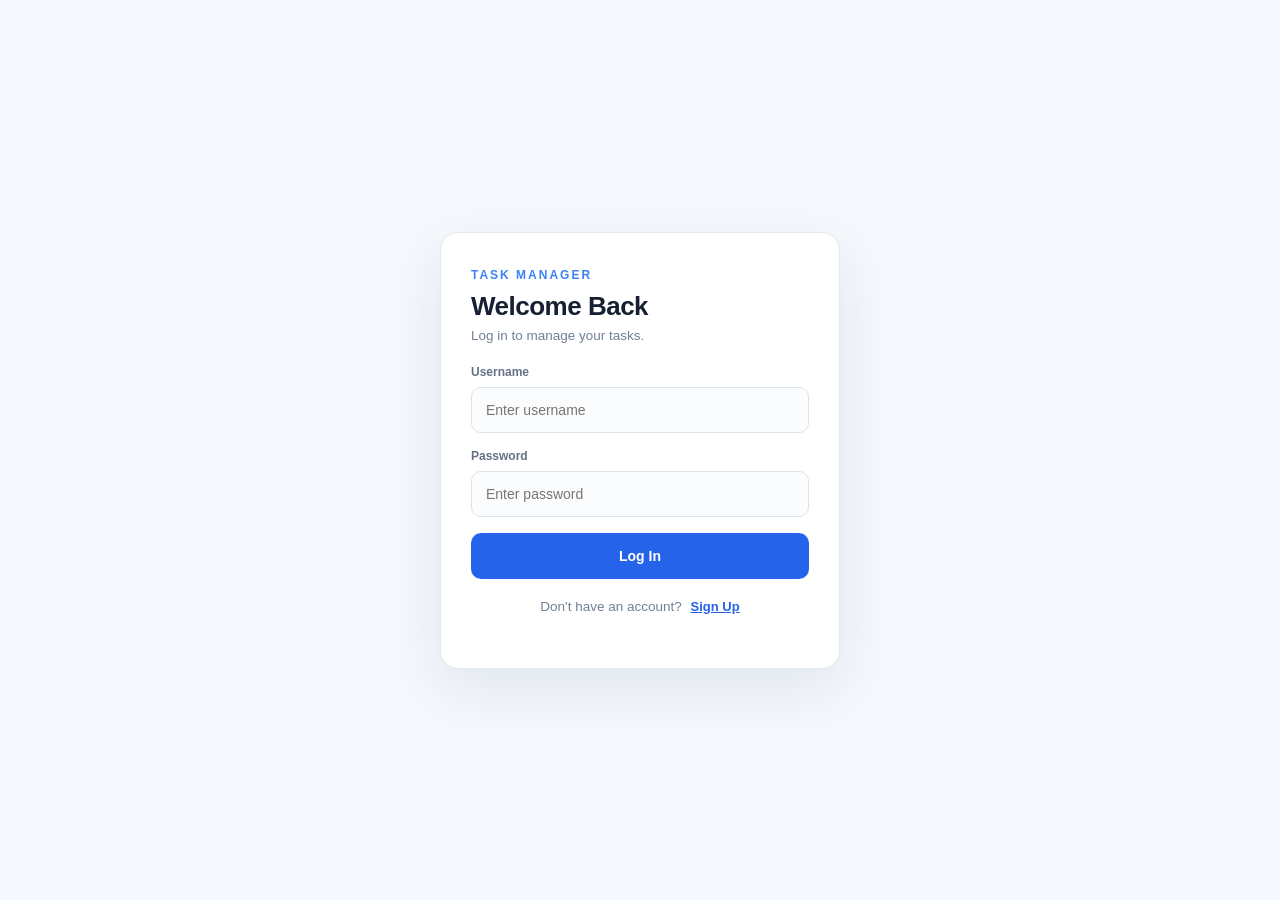
<file: index.html>
<!DOCTYPE html>
<html lang="en">

<head>
    <meta charset="UTF-8">
    <meta name="viewport" content="width=device-width, initial-scale=1.0">

    <title>Task Manager</title>

    <link rel="stylesheet" href="style.css">

    <!--
        AUTH PRE-CHECK
        Runs before the page paints so an
        unauthenticated visitor never sees
        a flash of the task manager before
        being sent to login.html.
    -->
    <script>
        if (!sessionStorage.getItem("task-manager-current-user")) {
            window.location.href = "login.html";
        }
    </script>
</head>

<body>

    <div class="app-container">

        <!-- =========================
             HEADER
        ========================== -->

        <header class="app-header">

            <div>
                <span class="eyebrow">PRODUCTIVITY</span>

                <h1>Task Manager</h1>

                <p>
                    Organize your work. Stay focused.
                </p>
            </div>

            <div class="header-right">

                <div class="user-info">

                    <span class="user-info-label">
                        Logged in as
                    </span>

                    <strong id="currentUserLabel">
                        -
                    </strong>

                    <button
                        id="logoutBtn"
                        class="logout-btn"
                        type="button"
                    >
                        Log Out
                    </button>

                </div>

                <a
                    href="admin.html"
                    id="adminDashboardLink"
                    class="secondary-btn"
                    hidden
                >
                    Admin Dashboard
                </a>

                <div class="task-count">

                    <span id="taskCount">0</span>

                    <small>Tasks</small>

                </div>

            </div>

        </header>


        <!-- =========================
             PROJECT SWITCHER
        ========================== -->

        <section class="projects-card">

            <div class="section-heading">

                <div>
                    <span class="eyebrow">PROJECTS</span>

                    <h2>Your Projects</h2>

                    <p>
                        Switch between projects and manage their tasks.
                    </p>
                </div>

                <button
                    id="newProjectBtn"
                    class="secondary-btn"
                    type="button"
                >
                    + New Project
                </button>

            </div>


            <div
                id="projectSwitcher"
                class="project-switcher"
            >
                <!-- Projects will be rendered here by JavaScript -->
            </div>

        </section>


        <!-- =========================
             PROJECT PROGRESS
        ========================== -->

        <section class="progress-card">

            <div class="progress-header">

                <div>
                    <span class="eyebrow">PROJECT PROGRESS</span>

                    <h3 id="activeProjectName">
                        Current Project
                    </h3>
                </div>

                <strong id="progressText">
                    0 of 0 tasks done
                </strong>

            </div>


            <div
                class="progress-bar"
                role="progressbar"
                aria-valuemin="0"
                aria-valuemax="100"
                aria-valuenow="0"
                id="progressBar"
            >
                <div
                    id="progressFill"
                    class="progress-fill"
                ></div>
            </div>

        </section>


        <!-- =========================
             ADD TASK
        ========================== -->

        <section class="add-task-card">

            <div class="input-group">

                <label for="taskInput">
                    New task
                </label>

                <input
                    type="text"
                    id="taskInput"
                    placeholder="What needs to be done?"
                    autocomplete="off"
                >

            </div>


            <div class="input-group category-group">

                <label for="categorySelect">
                    Category
                </label>

                <select id="categorySelect">

                    <option value="Work">
                        Work
                    </option>

                    <option value="Personal">
                        Personal
                    </option>

                    <option value="Urgent">
                        Urgent
                    </option>

                </select>

            </div>


            <!-- Week 3 Status -->

            <div class="input-group">

                <label for="statusSelect">
                    Status
                </label>

                <select id="statusSelect">

                    <option value="To Do">
                        To Do
                    </option>

                    <option value="In Progress">
                        In Progress
                    </option>

                    <option value="In Review">
                        In Review
                    </option>

                    <option value="Done">
                        Done
                    </option>

                </select>

            </div>


            <button
                id="addTaskBtn"
                class="primary-btn"
                type="button"
            >

                <span>+</span>

                Add Task

            </button>

        </section>


        <!-- =========================
             SEARCH + FILTERS + VIEW
        ========================== -->

        <section class="controls-card">

            <!-- Search -->

            <div class="search-box">

                <span
                    class="search-icon"
                    aria-hidden="true"
                >
                    ⌕
                </span>

                <input
                    type="text"
                    id="searchInput"
                    placeholder="Search tasks..."
                    autocomplete="off"
                >

            </div>


            <!-- Category Filters -->

            <div
                class="filter-row"
                id="categoryFilters"
            >

                <button
                    class="filter-btn active"
                    data-category="All"
                    type="button"
                >
                    All
                </button>

                <button
                    class="filter-btn"
                    data-category="Work"
                    type="button"
                >
                    Work
                </button>

                <button
                    class="filter-btn"
                    data-category="Personal"
                    type="button"
                >
                    Personal
                </button>

                <button
                    class="filter-btn"
                    data-category="Urgent"
                    type="button"
                >
                    Urgent
                </button>

            </div>


            <!-- Sort -->

            <div class="sort-box">

                <label for="sortSelect">
                    Sort by
                </label>

                <select id="sortSelect">

                    <option value="newest">
                        Newest
                    </option>

                    <option value="az">
                        A → Z
                    </option>

                </select>

            </div>


            <!-- List / Board Toggle -->

            <div
                class="view-toggle"
                id="viewToggle"
            >

                <button
                    id="listViewBtn"
                    class="view-btn active"
                    data-view="list"
                    type="button"
                >
                    List
                </button>

                <button
                    id="boardViewBtn"
                    class="view-btn"
                    data-view="board"
                    type="button"
                >
                    Board
                </button>

            </div>

        </section>


        <!-- =========================
             LIST VIEW
        ========================== -->

        <section
            id="listView"
            class="task-section"
        >

            <div class="section-heading">

                <div>

                    <span class="eyebrow">
                        TASKS
                    </span>

                    <h2>Your Tasks</h2>

                    <p id="listViewDescription">
                        Drag tasks to change their order.
                    </p>

                </div>

            </div>


            <ul id="taskList"></ul>


            <div
                id="emptyState"
                class="empty-state"
            >

                <div class="empty-icon">
                    ✓
                </div>

                <h3>
                    No tasks found
                </h3>

                <p>
                    Add a new task or change your search/filter.
                </p>

            </div>

        </section>


        <!-- =========================
             KANBAN BOARD VIEW
        ========================== -->

        <section
            id="boardView"
            class="board-section"
            hidden
        >

            <div class="section-heading">

                <div>

                    <span class="eyebrow">
                        KANBAN BOARD
                    </span>

                    <h2>
                        Project Board
                    </h2>

                    <p>
                        Drag tasks between columns to update their status.
                    </p>

                </div>

            </div>


            <div class="kanban-board">


                <!-- TO DO -->

                <div
                    class="kanban-column"
                    data-status="To Do"
                >

                    <div class="kanban-column-header">

                        <div>

                            <h3>
                                To Do
                            </h3>

                            <span
                                id="todoCount"
                                class="column-count"
                            >
                                0
                            </span>

                        </div>

                    </div>


                    <div
                        id="todoColumn"
                        class="kanban-tasks"
                        data-status="To Do"
                    >
                        <!-- Tasks rendered here -->
                    </div>

                </div>


                <!-- IN PROGRESS -->

                <div
                    class="kanban-column"
                    data-status="In Progress"
                >

                    <div class="kanban-column-header">

                        <div>

                            <h3>
                                In Progress
                            </h3>

                            <span
                                id="inProgressCount"
                                class="column-count"
                            >
                                0
                            </span>

                        </div>

                    </div>


                    <div
                        id="inProgressColumn"
                        class="kanban-tasks"
                        data-status="In Progress"
                    >
                        <!-- Tasks rendered here -->
                    </div>

                </div>


                <!-- IN REVIEW -->

                <div
                    class="kanban-column"
                    data-status="In Review"
                >

                    <div class="kanban-column-header">

                        <div>

                            <h3>
                                In Review
                            </h3>

                            <span
                                id="inReviewCount"
                                class="column-count"
                            >
                                0
                            </span>

                        </div>

                    </div>


                    <div
                        id="inReviewColumn"
                        class="kanban-tasks"
                        data-status="In Review"
                    >
                        <!-- Tasks rendered here -->
                    </div>

                </div>


                <!-- DONE -->

                <div
                    class="kanban-column"
                    data-status="Done"
                >

                    <div class="kanban-column-header">

                        <div>

                            <h3>
                                Done
                            </h3>

                            <span
                                id="doneCount"
                                class="column-count"
                            >
                                0
                            </span>

                        </div>

                    </div>


                    <div
                        id="doneColumn"
                        class="kanban-tasks"
                        data-status="Done"
                    >
                        <!-- Tasks rendered here -->
                    </div>

                </div>

            </div>

        </section>


        <!-- =========================
             TASK DETAIL DIALOG
        ========================== -->

        <dialog
            id="taskDetailDialog"
            class="task-detail-dialog"
        >

            <div class="dialog-header">

                <div>

                    <span class="eyebrow">
                        TASK DETAILS
                    </span>

                    <h2 id="detailTaskTitle">
                        Task Details
                    </h2>

                </div>


                <button
                    id="closeDetailBtn"
                    class="close-btn"
                    type="button"
                    aria-label="Close task details"
                >
                    ×
                </button>

            </div>


            <!-- Task information -->

            <div class="task-detail-info">

                <div class="detail-field">

                    <span>
                        Description
                    </span>

                    <p id="detailDescription">
                        No description available.
                    </p>

                </div>


                <div class="detail-grid">

                    <div class="detail-field">

                        <span>
                            Status
                        </span>

                        <strong id="detailStatus">
                            To Do
                        </strong>

                    </div>


                    <div class="detail-field">

                        <span>
                            Priority
                        </span>

                        <strong id="detailPriority">
                            Normal
                        </strong>

                    </div>


                    <div class="detail-field">

                        <span>
                            Due date
                        </span>

                        <strong id="detailDueDate">
                            No due date
                        </strong>

                    </div>


                    <div class="detail-field">

                        <span>
                            Category
                        </span>

                        <strong id="detailCategory">
                            Work
                        </strong>

                    </div>

                </div>

            </div>


            <!-- Notes -->

            <div class="detail-section">

                <label for="taskNotes">
                    Notes
                </label>

                <textarea
                    id="taskNotes"
                    rows="5"
                    placeholder="Add notes for this task..."
                ></textarea>

                <button
                    id="saveNotesBtn"
                    class="secondary-btn"
                    type="button"
                >
                    Save Notes
                </button>

            </div>


            <!-- Subtasks -->

            <div class="detail-section">

                <div class="subtask-header">

                    <div>

                        <h3>
                            Subtasks
                        </h3>

                        <p>
                            Break this task into smaller steps.
                        </p>

                    </div>

                </div>


                <div class="subtask-add">

                    <input
                        type="text"
                        id="subtaskInput"
                        placeholder="Add a subtask..."
                        autocomplete="off"
                    >

                    <button
                        id="addSubtaskBtn"
                        class="primary-btn"
                        type="button"
                    >
                        Add
                    </button>

                </div>


                <ul
                    id="subtaskList"
                    class="subtask-list"
                >
                    <!-- Subtasks rendered here -->
                </ul>

            </div>

        </dialog>


        <!-- =========================
             NEW PROJECT DIALOG
        ========================== -->

        <dialog
            id="newProjectDialog"
            class="project-dialog"
        >

            <div class="dialog-header">

                <div>

                    <span class="eyebrow">
                        PROJECT
                    </span>

                    <h2>
                        Create New Project
                    </h2>

                </div>


                <button
                    id="closeProjectDialogBtn"
                    class="close-btn"
                    type="button"
                    aria-label="Close project dialog"
                >
                    ×
                </button>

            </div>


            <div class="input-group">

                <label for="projectNameInput">
                    Project name
                </label>

                <input
                    type="text"
                    id="projectNameInput"
                    placeholder="e.g. Portfolio Website"
                    autocomplete="off"
                >

            </div>


            <div class="dialog-actions">

                <button
                    id="cancelProjectBtn"
                    class="secondary-btn"
                    type="button"
                >
                    Cancel
                </button>

                <button
                    id="createProjectBtn"
                    class="primary-btn"
                    type="button"
                >
                    Create Project
                </button>

            </div>

        </dialog>


        <!-- =========================
             IMPORT / EXPORT
        ========================== -->

        <section class="data-card">

            <div>

                <span class="eyebrow">
                    DATA
                </span>

                <h3>
                    Data Management
                </h3>

                <p>
                    Backup or restore your task data.
                </p>

            </div>


            <div class="data-actions">

                <button
                    id="exportBtn"
                    class="secondary-btn"
                    type="button"
                >
                    Export JSON
                </button>


                <label
                    for="importInput"
                    class="secondary-btn"
                >
                    Import JSON
                </label>


                <input
                    type="file"
                    id="importInput"
                    accept=".json,application/json"
                    hidden
                >

            </div>

        </section>

    </div>


    <!-- =========================
         UNDO TOAST
    ========================== -->

    <div
        id="undoToast"
        class="undo-toast"
        hidden
    >

        <span>
            Task deleted
        </span>

        <button
            id="undoBtn"
            type="button"
        >
            Undo
        </button>

    </div>


    <!-- =========================
         JAVASCRIPT MODULE
    ========================== -->

    <script
        type="module"
        src="app.js"
    ></script>

</body>

</html>
</file>
<file: style.css>
/* =========================
   RESET
========================= */

* {
    margin: 0;
    padding: 0;
    box-sizing: border-box;
}


/* =========================
   BODY
========================= */

body {
    font-family:
        Inter,
        -apple-system,
        BlinkMacSystemFont,
        "Segoe UI",
        sans-serif;

    background: #f5f8fc;
    color: #172033;

    min-height: 100vh;
}


/* =========================
   MAIN CONTAINER
========================= */

.app-container {
    width: min(1150px, 92%);
    margin: 0 auto;
    padding: 45px 0 60px;
}


/* =========================
   HEADER
========================= */

.app-header {
    display: flex;
    justify-content: space-between;
    align-items: flex-end;

    margin-bottom: 28px;
}

.eyebrow {
    font-size: 12px;
    font-weight: 700;
    letter-spacing: 2px;
    color: #3b82f6;
}

.app-header h1 {
    margin-top: 8px;

    font-size: clamp(32px, 5vw, 48px);
    line-height: 1.05;

    letter-spacing: -1.5px;
}

.app-header p {
    margin-top: 10px;

    color: #718096;
    font-size: 15px;
}


/* =========================
   HEADER RIGHT (user info + count)
========================= */

.header-right {
    display: flex;
    align-items: center;
    gap: 16px;
}

.user-info {
    display: flex;
    align-items: center;
    gap: 8px;

    padding: 10px 14px;

    background: white;

    border: 1px solid #e5eaf1;
    border-radius: 14px;

    box-shadow: 0 8px 25px rgba(25, 55, 90, 0.05);

    font-size: 13px;
}

.user-info-label {
    color: #8491a5;
}

#currentUserLabel {
    color: #2563eb;
    font-weight: 700;
}

.logout-btn {
    border: none;

    background: #f3f5f8;

    color: #667085;

    padding: 6px 11px;

    border-radius: 7px;

    font-size: 12px;
    font-weight: 700;

    cursor: pointer;

    transition: 0.2s ease;
}

.logout-btn:hover {
    background: #fff1f1;
    color: #dc3f3f;
}


/* =========================
   TASK COUNT
========================= */

.task-count {
    min-width: 85px;

    display: flex;
    flex-direction: column;
    align-items: center;

    padding: 14px 18px;

    background: white;

    border: 1px solid #e5eaf1;
    border-radius: 14px;

    box-shadow: 0 8px 25px rgba(25, 55, 90, 0.05);
}

.task-count span {
    font-size: 25px;
    font-weight: 700;
    color: #2563eb;
}

.task-count small {
    margin-top: 2px;

    font-size: 11px;
    color: #8491a5;

    text-transform: uppercase;
    letter-spacing: 1px;
}


/* =========================
   PROJECT CARD
========================= */

.projects-card {
    background: white;

    border: 1px solid #e3e9f1;
    border-radius: 18px;

    padding: 20px 22px;

    margin-bottom: 18px;

    box-shadow: 0 10px 30px rgba(30, 60, 100, 0.05);
}

.projects-header {
    display: flex;
    align-items: center;
    justify-content: space-between;

    gap: 15px;

    margin-bottom: 15px;
}

.projects-header h2 {
    font-size: 16px;
    letter-spacing: -0.2px;
}

.project-switcher {
    display: flex;
    flex-wrap: wrap;
    gap: 8px;
}

.project-item {
    border: 1px solid #dce3ec;

    background: #f8fafc;

    color: #536176;

    padding: 9px 14px;

    border-radius: 9px;

    font-size: 13px;
    font-weight: 600;

    cursor: pointer;

    transition:
        background 0.2s ease,
        color 0.2s ease,
        border-color 0.2s ease,
        transform 0.2s ease;
}

.project-item:hover {
    background: #f1f6ff;
    border-color: #bfd3f4;
    color: #2563eb;

    transform: translateY(-1px);
}

.project-item.active {
    background: #2563eb;
    border-color: #2563eb;

    color: white;

    box-shadow: 0 5px 14px rgba(37, 99, 235, 0.18);
}


/* =========================
   PROJECT PROGRESS
========================= */

.project-progress {
    margin-top: 17px;
    padding-top: 16px;

    border-top: 1px solid #edf0f5;
}

.progress-info {
    display: flex;
    align-items: center;
    justify-content: space-between;

    gap: 15px;

    margin-bottom: 9px;
}

#activeProjectName {
    font-size: 13px;
    font-weight: 700;
    color: #344054;
}

#progressText {
    font-size: 12px;
    color: #7b8798;
}

.progress-bar {
    width: 100%;
    height: 8px;

    overflow: hidden;

    background: #edf1f6;

    border-radius: 999px;
}

.progress-fill {
    width: 0;
    height: 100%;

    background: #2563eb;

    border-radius: inherit;

    transition: width 0.4s ease;
}


/* =========================
   ADD TASK CARD
========================= */

.add-task-card {
    display: grid;

    grid-template-columns:
        minmax(220px, 1fr)
        150px
        150px
        150px
        auto;

    gap: 12px;

    align-items: end;

    padding: 22px;

    background: white;

    border: 1px solid #e3e9f1;
    border-radius: 18px;

    box-shadow: 0 12px 35px rgba(30, 60, 100, 0.06);

    margin-bottom: 18px;
}


/* =========================
   INPUT GROUP
========================= */

.input-group {
    display: flex;
    flex-direction: column;
    gap: 8px;
}

.input-group label,
.sort-box label {
    font-size: 12px;
    font-weight: 600;
    color: #667085;
}


/* =========================
   INPUTS
========================= */

input,
select,
textarea {
    width: 100%;

    border: 1px solid #dce3ec;
    border-radius: 10px;

    background: #fbfcfe;

    color: #172033;

    font-size: 14px;

    outline: none;

    transition:
        border-color 0.2s ease,
        box-shadow 0.2s ease,
        background 0.2s ease;
}

input,
select {
    height: 46px;
    padding: 0 14px;
}

textarea {
    padding: 12px 14px;
    resize: vertical;
}

input:focus,
select:focus,
textarea:focus {
    border-color: #4f8df7;

    background: white;

    box-shadow:
        0 0 0 4px rgba(59, 130, 246, 0.09);
}


/* =========================
   BUTTONS
========================= */

button {
    font-family: inherit;
}

.primary-btn {
    height: 46px;

    padding: 0 20px;

    border: none;
    border-radius: 10px;

    background: #2563eb;
    color: white;

    font-size: 14px;
    font-weight: 600;

    cursor: pointer;

    display: flex;
    align-items: center;
    justify-content: center;

    gap: 7px;

    transition:
        transform 0.2s ease,
        background 0.2s ease,
        box-shadow 0.2s ease;
}

.primary-btn:hover {
    background: #1d4ed8;

    transform: translateY(-1px);

    box-shadow: 0 8px 20px rgba(37, 99, 235, 0.2);
}

.primary-btn:active {
    transform: translateY(0);
}

.primary-btn span {
    font-size: 20px;
    line-height: 1;
}


/* =========================
   CONTROLS CARD
========================= */

.controls-card {
    display: grid;

    grid-template-columns:
        minmax(220px, 1fr)
        auto
        auto;

    align-items: center;

    gap: 20px;

    padding: 18px 22px;

    background: white;

    border: 1px solid #e3e9f1;
    border-radius: 18px;

    margin-bottom: 28px;
}


/* =========================
   SEARCH
========================= */

.search-box {
    position: relative;
}

.search-box input {
    padding-left: 40px;
}

.search-icon {
    position: absolute;

    left: 14px;
    top: 50%;

    transform: translateY(-50%);

    color: #8a96a8;

    font-size: 22px;

    pointer-events: none;
}


/* =========================
   FILTERS
========================= */

.filter-row {
    display: flex;
    gap: 5px;

    padding: 4px;

    background: #f3f6fa;

    border-radius: 10px;
}

.filter-btn {
    border: none;

    padding: 8px 13px;

    border-radius: 7px;

    background: transparent;

    color: #687588;

    font-size: 13px;
    font-weight: 600;

    cursor: pointer;

    transition: 0.2s ease;
}

.filter-btn:hover {
    color: #2563eb;
}

.filter-btn.active {
    background: white;

    color: #2563eb;

    box-shadow:
        0 2px 8px rgba(30, 60, 100, 0.08);
}


/* =========================
   SORT
========================= */

.sort-box {
    display: flex;
    align-items: center;
    gap: 9px;
}

.sort-box select {
    width: auto;
    min-width: 115px;

    height: 40px;
}


/* =========================
   VIEW TOGGLE
========================= */

.view-toggle {
    display: flex;

    gap: 4px;

    padding: 4px;

    background: #f3f6fa;

    border-radius: 10px;
}

.view-toggle button {
    border: none;

    background: transparent;

    color: #687588;

    padding: 8px 12px;

    border-radius: 7px;

    font-size: 12px;
    font-weight: 600;

    cursor: pointer;

    transition: 0.2s ease;
}

.view-toggle button:hover {
    color: #2563eb;
}

.view-toggle button.active {
    background: white;

    color: #2563eb;

    box-shadow:
        0 2px 8px rgba(30, 60, 100, 0.08);
}


/* =========================
   TASK SECTION
========================= */

.task-section {
    margin-bottom: 24px;
}

.section-heading {
    display: flex;
    justify-content: space-between;

    margin-bottom: 14px;
}

.section-heading h2 {
    font-size: 20px;
    letter-spacing: -0.3px;
}

.section-heading p {
    margin-top: 5px;

    font-size: 13px;
    color: #8491a5;
}


/* =========================
   TASK LIST
========================= */

#taskList {
    list-style: none;

    display: flex;
    flex-direction: column;

    gap: 10px;
}


/* =========================
   TASK ITEM
========================= */

.task-item {
    display: flex;
    align-items: center;

    gap: 15px;

    padding: 17px 18px;

    background: white;

    border: 1px solid #e3e9f1;
    border-radius: 14px;

    cursor: grab;

    transition:
        transform 0.2s ease,
        box-shadow 0.2s ease,
        border-color 0.2s ease,
        opacity 0.2s ease;

    animation:
        taskAppear 0.35s ease both;
}

.task-item:hover {
    transform: translateY(-2px);

    border-color: #cdd8e7;

    box-shadow:
        0 10px 25px rgba(30, 60, 100, 0.07);
}

.task-item:active {
    cursor: grabbing;
}

.task-item.dragging {
    opacity: 0.45;

    transform: scale(0.98);
}


/* =========================
   DRAG HANDLE
========================= */

.drag-handle {
    color: #a0acbb;

    font-size: 18px;

    user-select: none;

    cursor: grab;
}


/* =========================
   TASK CONTENT
========================= */

.task-content {
    flex: 1;

    min-width: 0;
}

.task-title {
    display: block;

    font-size: 15px;
    font-weight: 600;

    color: #202b3c;

    overflow-wrap: anywhere;
}

.task-meta {
    display: flex;
    align-items: center;

    gap: 8px;

    margin-top: 7px;
}


/* =========================
   CATEGORY BADGES
========================= */

.category-badge {
    display: inline-flex;
    align-items: center;

    padding: 4px 9px;

    border-radius: 20px;

    font-size: 11px;
    font-weight: 700;
}

.category-work {
    background: #edf4ff;
    color: #2563eb;
}

.category-personal {
    background: #f1f3f7;
    color: #596579;
}

.category-urgent {
    background: #fff1f1;
    color: #dc3f3f;
}


/* =========================
   STATUS BADGE
========================= */

.status-badge {
    display: inline-flex;
    align-items: center;

    padding: 4px 9px;

    border-radius: 20px;

    background: #f2f4f7;

    color: #667085;

    font-size: 11px;
    font-weight: 700;
}


/* =========================
   DELETE BUTTON
========================= */

.delete-btn {
    flex-shrink: 0;

    border: none;

    background: transparent;

    color: #9aa5b5;

    font-size: 13px;
    font-weight: 600;

    cursor: pointer;

    padding: 8px;

    border-radius: 7px;

    transition: 0.2s ease;
}

.delete-btn:hover {
    background: #fff2f2;

    color: #dc3f3f;
}


/* =========================
   EMPTY STATE
========================= */

.empty-state {
    text-align: center;

    padding: 55px 20px;

    background: white;

    border: 1px dashed #d7e0eb;

    border-radius: 16px;
}

.empty-icon {
    width: 48px;
    height: 48px;

    margin: 0 auto 15px;

    display: flex;
    align-items: center;
    justify-content: center;

    border-radius: 50%;

    background: #edf4ff;
    color: #2563eb;

    font-size: 22px;
    font-weight: 700;
}

.empty-state h3 {
    font-size: 16px;
}

.empty-state p {
    margin-top: 6px;

    color: #8491a5;

    font-size: 13px;
}


/* =========================
   KANBAN BOARD
========================= */

.board-view {
    width: 100%;
}

.kanban-board {
    display: grid;

    grid-template-columns:
        repeat(4, minmax(0, 1fr));

    gap: 14px;

    align-items: start;
}

.kanban-column {
    min-height: 330px;

    background: #eef2f7;

    border: 1px solid #e1e7ef;

    border-radius: 15px;

    padding: 12px;

    transition:
        background 0.2s ease,
        border-color 0.2s ease;
}

.kanban-column.drag-over {
    background: #e9f1ff;

    border-color: #8db5f3;
}


/* =========================
   KANBAN HEADER
========================= */

.kanban-column-header {
    display: flex;

    align-items: center;
    justify-content: space-between;

    gap: 10px;

    padding: 5px 3px 12px;
}

.kanban-column-header h3 {
    font-size: 13px;
    font-weight: 700;

    color: #344054;
}

.kanban-count {
    min-width: 24px;
    height: 24px;

    display: flex;
    align-items: center;
    justify-content: center;

    padding: 0 7px;

    border-radius: 7px;

    background: white;

    color: #667085;

    font-size: 11px;
    font-weight: 700;

    border: 1px solid #e0e6ee;
}


/* =========================
   KANBAN TASK CONTAINER
========================= */

.kanban-tasks {
    display: flex;

    flex-direction: column;

    gap: 9px;

    min-height: 275px;
}


/* =========================
   KANBAN TASK
========================= */

.kanban-task {
    background: white;

    border: 1px solid #e0e6ee;

    border-radius: 12px;

    padding: 14px;

    cursor: grab;

    box-shadow:
        0 4px 12px rgba(30, 60, 100, 0.05);

    transition:
        transform 0.2s ease,
        box-shadow 0.2s ease,
        opacity 0.2s ease,
        border-color 0.2s ease;

    animation:
        taskAppear 0.3s ease both;
}

.kanban-task:hover {
    transform: translateY(-2px);

    border-color: #c8d5e5;

    box-shadow:
        0 9px 20px rgba(30, 60, 100, 0.08);
}

.kanban-task:active {
    cursor: grabbing;
}

.kanban-task.dragging {
    opacity: 0.45;

    transform: scale(0.97);
}

.kanban-task-content {
    min-width: 0;
}


/* =========================
   DATA CARD
========================= */

.data-card {
    display: flex;
    justify-content: space-between;
    align-items: center;

    gap: 20px;

    padding: 20px 22px;

    background: #eef5ff;

    border: 1px solid #d9e8ff;

    border-radius: 16px;
}

.data-card h3 {
    font-size: 15px;
}

.data-card p {
    margin-top: 4px;

    font-size: 12px;
    color: #70809a;
}

.data-actions {
    display: flex;
    gap: 8px;
}


/* =========================
   SECONDARY BUTTON
========================= */

.secondary-btn {
    display: inline-flex;
    align-items: center;
    justify-content: center;

    height: 40px;

    padding: 0 14px;

    background: white;

    border: 1px solid #d2deed;

    border-radius: 9px;

    color: #31557f;

    font-size: 12px;
    font-weight: 600;

    cursor: pointer;

    transition: 0.2s ease;
}

.secondary-btn:hover {
    border-color: #9dbbe2;

    background: #f8fbff;
}


/* =========================
   DIALOG BACKDROP
========================= */

dialog::backdrop {
    background: rgba(15, 23, 42, 0.48);

    backdrop-filter: blur(4px);
}


/* =========================
   TASK DETAIL DIALOG
========================= */

#taskDetailDialog,
#newProjectDialog {
    width: min(650px, 92%);

    border: none;

    border-radius: 18px;

    padding: 0;

    background: white;

    color: #172033;

    box-shadow:
        0 25px 70px rgba(15, 23, 42, 0.22);

    animation:
        dialogIn 0.25s ease;
}

#taskDetailDialog {
    max-height: 90vh;

    overflow-y: auto;
}


/* =========================
   DIALOG HEADER
========================= */

.dialog-header {
    display: flex;

    align-items: flex-start;
    justify-content: space-between;

    gap: 20px;

    padding: 22px 24px;

    border-bottom: 1px solid #edf0f5;
}

.dialog-header h2 {
    font-size: 20px;

    line-height: 1.3;

    overflow-wrap: anywhere;
}

.close-btn {
    width: 34px;
    height: 34px;

    flex-shrink: 0;

    border: none;

    border-radius: 8px;

    background: #f3f5f8;

    color: #667085;

    font-size: 20px;

    cursor: pointer;

    transition: 0.2s ease;
}

.close-btn:hover {
    background: #e9edf3;

    color: #172033;
}


/* =========================
   DETAIL BODY
========================= */

.detail-body {
    padding: 22px 24px;
}

.detail-description {
    padding: 14px;

    margin-bottom: 20px;

    background: #f8fafc;

    border: 1px solid #e9edf3;

    border-radius: 11px;

    color: #667085;

    font-size: 13px;

    line-height: 1.6;
}


/* =========================
   DETAIL GRID
========================= */

.detail-grid {
    display: grid;

    grid-template-columns:
        repeat(2, minmax(0, 1fr));

    gap: 14px;

    margin-bottom: 22px;
}

.detail-field {
    display: flex;

    flex-direction: column;

    gap: 7px;
}

.detail-field label {
    font-size: 11px;

    font-weight: 700;

    color: #667085;

    text-transform: uppercase;

    letter-spacing: 0.5px;
}

.detail-field span {
    min-height: 40px;

    display: flex;

    align-items: center;

    padding: 0 12px;

    background: #f8fafc;

    border: 1px solid #e5eaf1;

    border-radius: 9px;

    color: #344054;

    font-size: 13px;
}


/* =========================
   NOTES
========================= */

.detail-section {
    margin-top: 22px;
}

.detail-section-header {
    display: flex;

    justify-content: space-between;
    align-items: center;

    margin-bottom: 10px;
}

.detail-section-header h3 {
    font-size: 14px;
}

#taskNotes {
    min-height: 110px;
}


/* =========================
   SUBTASKS
========================= */

.subtask-add {
    display: flex;

    gap: 8px;

    margin-bottom: 12px;
}

.subtask-add input {
    flex: 1;
}

.subtask-add button {
    flex-shrink: 0;
}

#subtaskList {
    display: flex;

    flex-direction: column;

    gap: 8px;
}

.subtask-item {
    display: flex;

    align-items: center;

    gap: 10px;

    padding: 10px 12px;

    background: #f8fafc;

    border: 1px solid #e5eaf1;

    border-radius: 9px;
}

.subtask-checkbox {
    width: 17px;
    height: 17px;

    flex-shrink: 0;

    cursor: pointer;

    accent-color: #2563eb;
}

.subtask-item label {
    flex: 1;

    min-width: 0;

    color: #344054;

    font-size: 13px;

    overflow-wrap: anywhere;
}

.subtask-item label.completed {
    color: #98a2b3;

    text-decoration: line-through;
}

.subtask-delete {
    border: none;

    background: transparent;

    color: #98a2b3;

    padding: 5px 7px;

    border-radius: 6px;

    font-size: 11px;

    font-weight: 600;

    cursor: pointer;
}

.subtask-delete:hover {
    background: #fff1f1;

    color: #dc3f3f;
}

.subtask-empty {
    padding: 14px;

    text-align: center;

    color: #98a2b3;

    font-size: 12px;

    border: 1px dashed #dce3ec;

    border-radius: 9px;
}


/* =========================
   DIALOG ACTIONS
========================= */

.dialog-actions {
    display: flex;

    justify-content: flex-end;

    gap: 9px;

    padding: 18px 24px;

    border-top: 1px solid #edf0f5;

    background: #fbfcfe;
}


/* =========================
   NEW PROJECT DIALOG
========================= */

#newProjectDialog {
    max-width: 450px;
}

.project-dialog-body {
    padding: 22px 24px;
}

.project-dialog-body p {
    margin-bottom: 16px;

    color: #718096;

    font-size: 13px;

    line-height: 1.5;
}

.project-dialog-body .input-group {
    margin-bottom: 4px;
}


/* =========================
   UNDO TOAST
========================= */

.undo-toast {
    position: fixed;

    right: 25px;
    bottom: 25px;

    z-index: 1000;

    display: flex;
    align-items: center;

    gap: 20px;

    padding: 13px 15px 13px 17px;

    background: #172033;
    color: white;

    border-radius: 11px;

    box-shadow:
        0 15px 35px rgba(15, 23, 42, 0.25);

    font-size: 13px;

    animation:
        toastIn 0.3s ease;
}

.undo-toast button {
    border: none;

    background: #3b82f6;

    color: white;

    padding: 7px 11px;

    border-radius: 7px;

    font-size: 12px;
    font-weight: 700;

    cursor: pointer;
}

.undo-toast button:hover {
    background: #60a5fa;
}


/* =========================
   ANIMATIONS
========================= */

@keyframes taskAppear {

    from {
        opacity: 0;

        transform:
            translateY(8px);
    }

    to {
        opacity: 1;

        transform:
            translateY(0);
    }

}


@keyframes toastIn {

    from {
        opacity: 0;

        transform:
            translateY(15px);
    }

    to {
        opacity: 1;

        transform:
            translateY(0);
    }

}


@keyframes dialogIn {

    from {
        opacity: 0;

        transform:
            translateY(12px)
            scale(0.98);
    }

    to {
        opacity: 1;

        transform:
            translateY(0)
            scale(1);
    }

}


/* =========================
   AUTH / LOGIN PAGE
========================= */

.auth-container {
    min-height: 100vh;

    display: flex;
    align-items: center;
    justify-content: center;

    padding: 30px;
}

.auth-card {
    width: min(400px, 100%);

    background: white;

    border: 1px solid #e3e9f1;
    border-radius: 18px;

    padding: 32px 30px;

    box-shadow: 0 20px 55px rgba(30, 60, 100, 0.09);

    animation: dialogIn 0.25s ease;
}

.auth-card h1 {
    margin-top: 8px;
    margin-bottom: 6px;

    font-size: 26px;

    letter-spacing: -0.5px;
}

.auth-card p {
    margin-bottom: 22px;

    color: #718096;

    font-size: 13.5px;
}

.auth-first-admin-note {
    margin-top: -12px;
    margin-bottom: 20px !important;

    padding: 9px 12px;

    background: #eefaf1;

    border: 1px solid #c8ecd2;
    border-radius: 9px;

    color: #1e7d3c;

    font-size: 12px;
    font-weight: 600;

    line-height: 1.4;
}

.auth-card .input-group {
    margin-bottom: 16px;
}

.auth-submit-btn {
    width: 100%;

    margin-top: 6px;
}

.auth-error {
    margin-bottom: 16px;

    padding: 10px 13px;

    background: #fff1f1;

    border: 1px solid #ffd7d7;
    border-radius: 9px;

    color: #b3261e;

    font-size: 12.5px;
    font-weight: 600;
}

.auth-toggle-text {
    margin-top: 20px;

    text-align: center;

    font-size: 13px;

    color: #718096;
}

.auth-toggle-btn {
    border: none;

    background: none;

    color: #2563eb;

    font-size: 13px;
    font-weight: 700;

    cursor: pointer;

    padding: 0;

    margin-left: 5px;

    text-decoration: underline;
}

.auth-toggle-btn:hover {
    color: #1d4ed8;
}


/* =========================
   ADMIN DASHBOARD
========================= */

.admin-card {
    background: white;

    border: 1px solid #e3e9f1;
    border-radius: 18px;

    padding: 22px;

    margin-bottom: 18px;

    box-shadow: 0 10px 30px rgba(30, 60, 100, 0.05);
}

.admin-form {
    display: grid;

    grid-template-columns:
        repeat(auto-fit, minmax(160px, 1fr));

    gap: 12px;

    align-items: end;
}

.admin-form .primary-btn {
    grid-column: 1 / -1;
}

.admin-message {
    margin-top: 14px;

    padding: 10px 13px;

    border-radius: 9px;

    font-size: 12.5px;
    font-weight: 600;
}

.admin-message-success {
    background: #eefaf1;

    border: 1px solid #c8ecd2;

    color: #1e7d3c;
}

.admin-message-error {
    background: #fff1f1;

    border: 1px solid #ffd7d7;

    color: #b3261e;
}

.admin-empty {
    color: #8491a5;

    font-size: 13px;
}


/* =========================
   USERS OVERVIEW
========================= */

.users-overview {
    display: flex;
    flex-direction: column;

    gap: 14px;
}

.user-row {
    padding: 16px 18px;

    background: #f8fafc;

    border: 1px solid #e5eaf1;
    border-radius: 14px;
}

.user-row-header {
    display: flex;
    align-items: center;
    justify-content: space-between;

    gap: 12px;

    flex-wrap: wrap;

    margin-bottom: 10px;
}

.user-row-header strong {
    font-size: 14px;
    color: #202b3c;
}

.user-row-stats {
    font-size: 12px;
    color: #7b8798;
}

.role-badge {
    display: inline-flex;
    align-items: center;

    margin-left: 8px;

    padding: 3px 9px;

    border-radius: 20px;

    font-size: 10.5px;
    font-weight: 700;

    text-transform: uppercase;
    letter-spacing: 0.4px;
}

.role-admin {
    background: #fff1e6;
    color: #c2650c;
}

.role-user {
    background: #edf4ff;
    color: #2563eb;
}

.you-badge {
    display: inline-flex;
    align-items: center;

    margin-left: 8px;

    padding: 3px 9px;

    border-radius: 20px;

    background: #f1f3f7;
    color: #596579;

    font-size: 10.5px;
    font-weight: 700;
}

.user-task-list {
    list-style: none;

    display: flex;
    flex-direction: column;

    gap: 8px;
}

.user-task-item {
    display: flex;
    align-items: center;
    flex-wrap: wrap;

    gap: 8px;

    padding: 9px 12px;

    background: white;

    border: 1px solid #e5eaf1;
    border-radius: 9px;

    font-size: 13px;
}

.user-task-item .task-title {
    flex: 1;

    min-width: 120px;

    font-weight: 600;
    color: #344054;
}

.user-task-empty {
    color: #98a2b3;

    font-size: 12.5px;
}


/* =========================
   ASSIGNED-BY BADGE
========================= */

.assigned-badge {
    display: inline-flex;
    align-items: center;

    padding: 4px 9px;

    border-radius: 20px;

    background: #fff1e6;

    color: #c2650c;

    font-size: 11px;
    font-weight: 700;
}


/* =========================
   RESPONSIVE - TABLET
========================= */

@media (max-width: 1050px) {

    .add-task-card {
        grid-template-columns:
            1fr 1fr;
    }

    .add-task-card .primary-btn {
        grid-column: 1 / -1;
    }

    .kanban-board {
        grid-template-columns:
            repeat(2, minmax(0, 1fr));
    }

}


/* =========================
   RESPONSIVE - 850px
========================= */

@media (max-width: 850px) {

    .controls-card {
        grid-template-columns: 1fr;
    }

    .filter-row {
        width: fit-content;
    }

    .sort-box {
        justify-content: space-between;
    }

    .view-toggle {
        width: fit-content;
    }

    .projects-header {
        align-items: flex-start;

        flex-direction: column;
    }

}


/* =========================
   RESPONSIVE - MOBILE
========================= */

@media (max-width: 600px) {

    .app-container {
        width: 94%;

        padding: 30px 0;
    }


    .app-header {
        align-items: flex-start;

        gap: 18px;

        flex-direction: column;
    }

    .header-right {
        width: 100%;

        justify-content: space-between;
    }


    .app-header h1 {
        font-size: 34px;
    }


    .task-count {
        min-width: 65px;

        padding: 10px;
    }

    .user-info {
        flex: 1;

        justify-content: space-between;
    }


    .add-task-card {
        grid-template-columns: 1fr;
    }

    .add-task-card .primary-btn {
        grid-column: auto;
    }


    .filter-row {
        width: 100%;

        display: grid;

        grid-template-columns:
            repeat(4, 1fr);
    }


    .filter-btn {
        padding: 8px 4px;
    }


    .sort-box {
        flex-direction: column;

        align-items: stretch;
    }


    .sort-box select {
        width: 100%;
    }


    .view-toggle {
        width: 100%;
    }

    .view-toggle button {
        flex: 1;
    }


    .kanban-board {
        grid-template-columns: 1fr;
    }


    .kanban-column {
        min-height: 220px;
    }


    .kanban-tasks {
        min-height: 150px;
    }


    .progress-info {
        align-items: flex-start;

        flex-direction: column;

        gap: 4px;
    }


    .task-item {
        padding: 14px;

        gap: 10px;
    }


    .delete-btn {
        padding: 6px;
    }


    .detail-grid {
        grid-template-columns: 1fr;
    }


    .dialog-header {
        padding: 18px;
    }


    .detail-body {
        padding: 18px;
    }


    .dialog-actions {
        padding: 15px 18px;
    }


    .subtask-add {
        flex-direction: column;
    }


    .subtask-add button {
        width: 100%;
    }


    .data-card {
        flex-direction: column;

        align-items: flex-start;
    }


    .data-actions {
        width: 100%;
    }


    .secondary-btn {
        flex: 1;
    }


    .undo-toast {
        left: 15px;
        right: 15px;
        bottom: 15px;

        justify-content:
            space-between;
    }

    .auth-card {
        padding: 26px 22px;
    }

}
</file>
